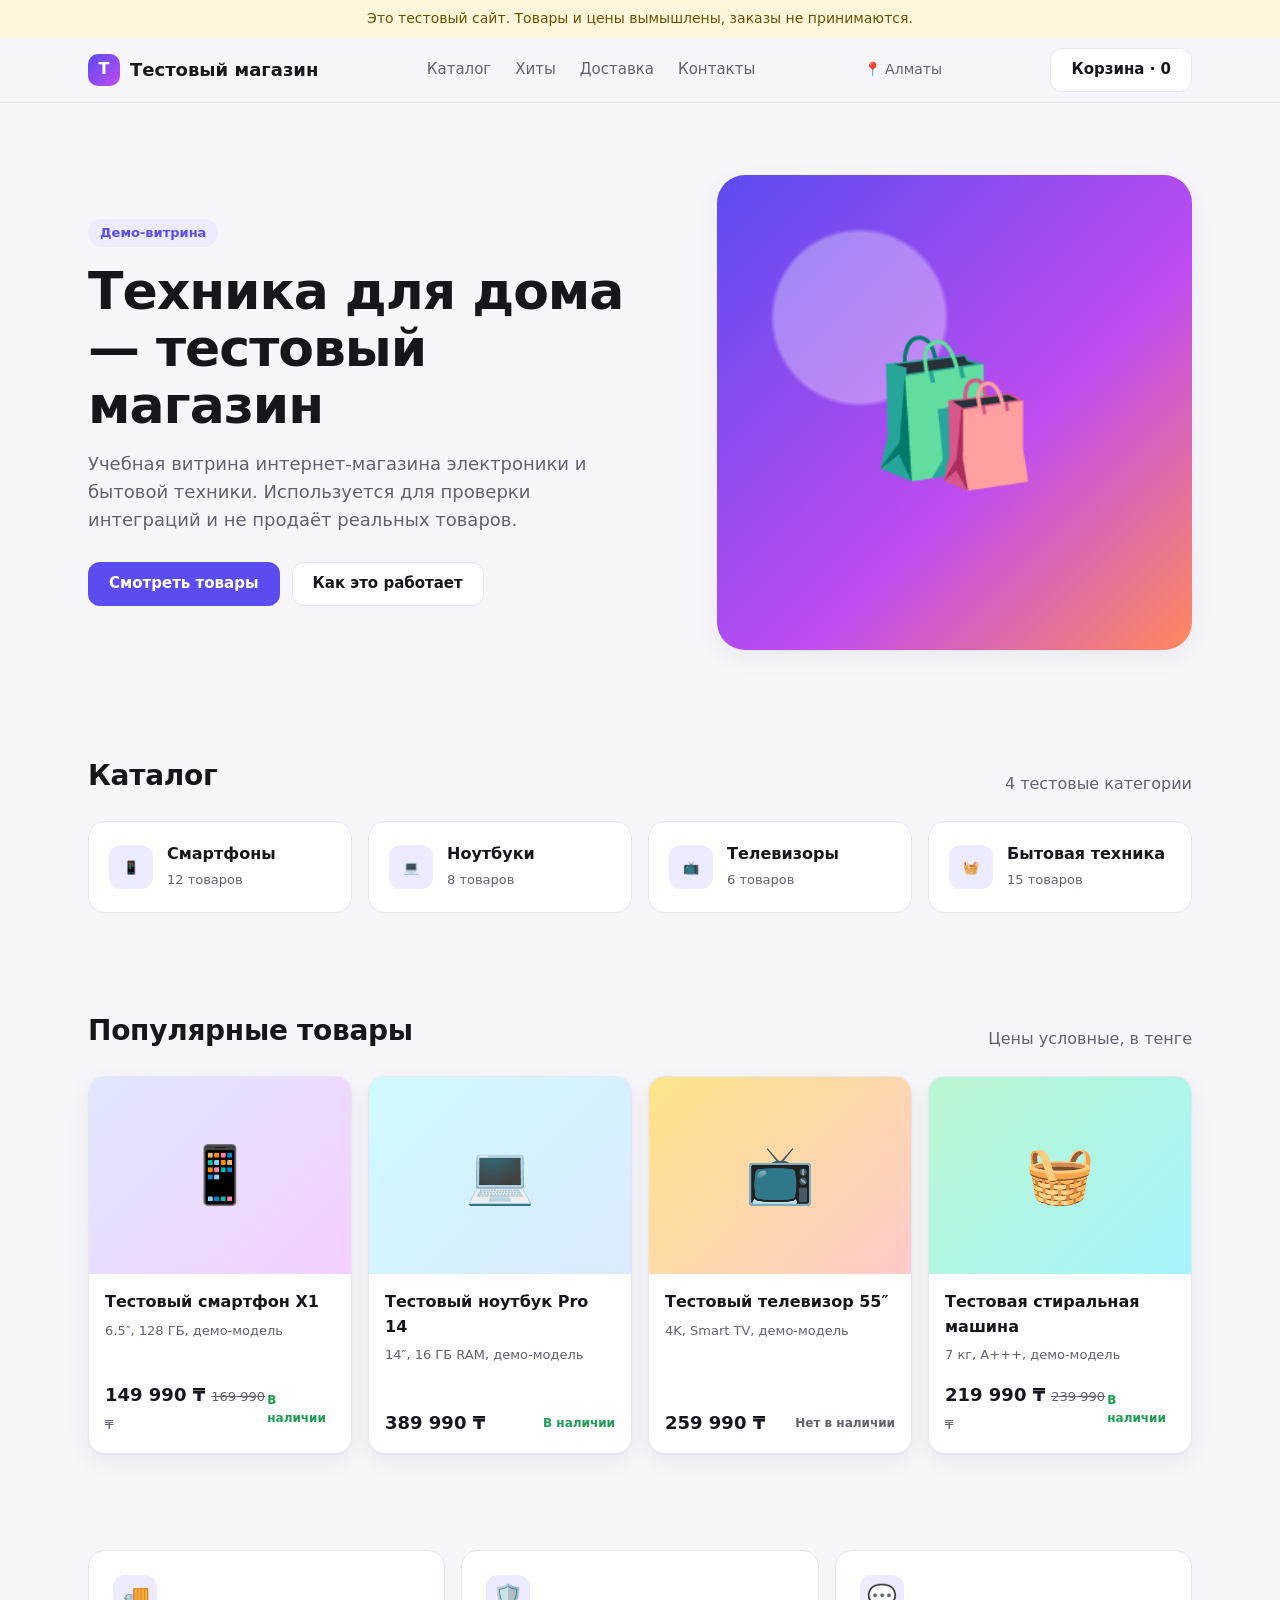
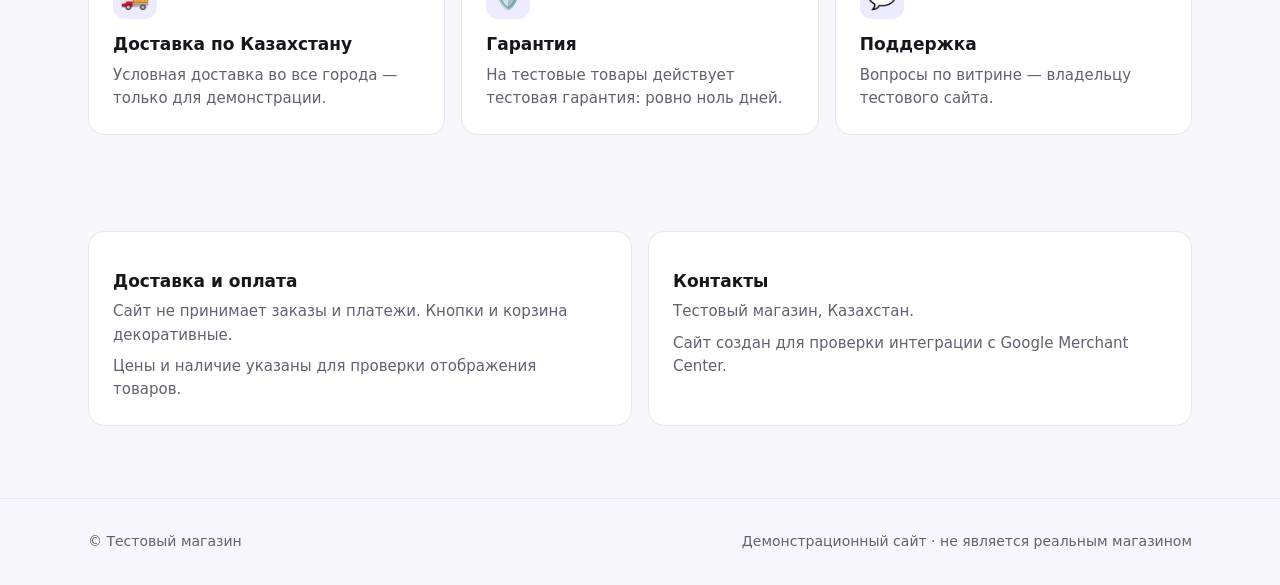
<file: index.html>
<!doctype html>
<html lang="ru">
  <head>
    <meta charset="utf-8" />
    <meta name="viewport" content="width=device-width, initial-scale=1" />
    <!-- Подтверждение сайта для Google Merchant Center — не удалять. -->
    <meta
      name="google-site-verification"
      content="uousNKx5xQj5pj7K4Xv6K40IuOJfJltBg_MSaaXKHCI"
    />
    <title>Тестовый магазин</title>
    <meta
      name="description"
      content="Тестовый онлайн-магазин электроники и техники для дома. Демонстрационный сайт, заказы не принимаются."
    />
    <meta name="robots" content="noindex" />
    <link rel="stylesheet" href="style.css" />
    <script src="/city.js"></script>
  </head>
  <body>
    <div class="notice">
      Это тестовый сайт. Товары и цены вымышлены, заказы не принимаются.
    </div>

    <header>
      <div class="wrap nav">
        <a class="logo" href="#"
          ><span class="logo-mark">Т</span>Тестовый магазин</a
        >
        <nav class="nav-links">
          <a href="#catalog">Каталог</a>
          <a href="#products">Хиты</a>
          <a href="#delivery">Доставка</a>
          <a href="#contacts">Контакты</a>
        </nav>
        <span class="city-pill">📍 <span data-city-name>Алматы</span></span>
        <a class="btn btn-ghost" href="#products">Корзина · 0</a>
      </div>
    </header>

    <main>
      <div class="wrap hero">
        <div>
          <span class="badge">Демо-витрина</span>
          <h1>Техника для дома — тестовый магазин</h1>
          <p class="lead">
            Учебная витрина интернет-магазина электроники и бытовой техники.
            Используется для проверки интеграций и не продаёт реальных товаров.
          </p>
          <div class="hero-actions">
            <a class="btn btn-primary" href="#products">Смотреть товары</a>
            <a class="btn btn-ghost" href="#delivery">Как это работает</a>
          </div>
        </div>
        <div class="hero-art" aria-hidden="true">🛍️</div>
      </div>

      <section id="catalog">
        <div class="wrap">
          <div class="section-head">
            <h2>Каталог</h2>
            <span class="muted">4 тестовые категории</span>
          </div>
          <div class="cats">
            <a class="cat" href="#products"
              ><span class="cat-icon">📱</span>
              <div><b>Смартфоны</b><span>12 товаров</span></div></a
            >
            <a class="cat" href="#products"
              ><span class="cat-icon">💻</span>
              <div><b>Ноутбуки</b><span>8 товаров</span></div></a
            >
            <a class="cat" href="#products"
              ><span class="cat-icon">📺</span>
              <div><b>Телевизоры</b><span>6 товаров</span></div></a
            >
            <a class="cat" href="#products"
              ><span class="cat-icon">🧺</span>
              <div><b>Бытовая техника</b><span>15 товаров</span></div></a
            >
          </div>
        </div>
      </section>

      <section id="products">
        <div class="wrap">
          <div class="section-head">
            <h2>Популярные товары</h2>
            <span class="muted">Цены условные, в тенге</span>
          </div>
          <div class="grid">
            <a class="card" href="/product/test-smartphone-x1/">
              <div
                class="card-img"
                style="background: linear-gradient(135deg, #e0e7ff, #f5d0fe)"
              >
                📱
              </div>
              <div class="card-body">
                <div class="card-title">Тестовый смартфон X1</div>
                <div class="card-meta">6.5″, 128 ГБ, демо-модель</div>
                <div class="card-foot">
                  <span class="price"
                    >149 990 ₸<span class="old">169 990 ₸</span></span
                  ><span class="stock">В наличии</span>
                </div>
              </div>
            </a>
            <a class="card" href="/product/test-laptop-pro-14/">
              <div
                class="card-img"
                style="background: linear-gradient(135deg, #cffafe, #dbeafe)"
              >
                💻
              </div>
              <div class="card-body">
                <div class="card-title">Тестовый ноутбук Pro 14</div>
                <div class="card-meta">14″, 16 ГБ RAM, демо-модель</div>
                <div class="card-foot">
                  <span class="price">389 990 ₸</span
                  ><span class="stock">В наличии</span>
                </div>
              </div>
            </a>
            <a class="card" href="/product/test-tv-55/">
              <div
                class="card-img"
                style="background: linear-gradient(135deg, #fde68a, #fecaca)"
              >
                📺
              </div>
              <div class="card-body">
                <div class="card-title">Тестовый телевизор 55″</div>
                <div class="card-meta">4K, Smart TV, демо-модель</div>
                <div class="card-foot">
                  <span class="price">259 990 ₸</span
                  ><span class="stock out">Нет в наличии</span>
                </div>
              </div>
            </a>
            <a class="card" href="/product/test-washing-machine/">
              <div
                class="card-img"
                style="background: linear-gradient(135deg, #bbf7d0, #a5f3fc)"
              >
                🧺
              </div>
              <div class="card-body">
                <div class="card-title">Тестовая стиральная машина</div>
                <div class="card-meta">7 кг, A+++, демо-модель</div>
                <div class="card-foot">
                  <span class="price"
                    >219 990 ₸<span class="old">239 990 ₸</span></span
                  ><span class="stock">В наличии</span>
                </div>
              </div>
            </a>
          </div>
        </div>
      </section>

      <section>
        <div class="wrap features">
          <div class="feature">
            <span class="cat-icon">🚚</span>
            <h3>Доставка по Казахстану</h3>
            <p>Условная доставка во все города — только для демонстрации.</p>
          </div>
          <div class="feature">
            <span class="cat-icon">🛡️</span>
            <h3>Гарантия</h3>
            <p>
              На тестовые товары действует тестовая гарантия: ровно ноль дней.
            </p>
          </div>
          <div class="feature">
            <span class="cat-icon">💬</span>
            <h3>Поддержка</h3>
            <p>Вопросы по витрине — владельцу тестового сайта.</p>
          </div>
        </div>
      </section>

      <section id="delivery">
        <div class="wrap info">
          <div class="feature">
            <h3>Доставка и оплата</h3>
            <p>
              Сайт не принимает заказы и платежи. Кнопки и корзина декоративные.
            </p>
            <p>Цены и наличие указаны для проверки отображения товаров.</p>
          </div>
          <div class="feature" id="contacts">
            <h3>Контакты</h3>
            <p>Тестовый магазин, Казахстан.</p>
            <p>Сайт создан для проверки интеграции с Google Merchant Center.</p>
          </div>
        </div>
      </section>
    </main>

    <footer>
      <div class="wrap foot">
        <span>© Тестовый магазин</span>
        <span>Демонстрационный сайт · не является реальным магазином</span>
      </div>
    </footer>
  </body>
</html>
</file>
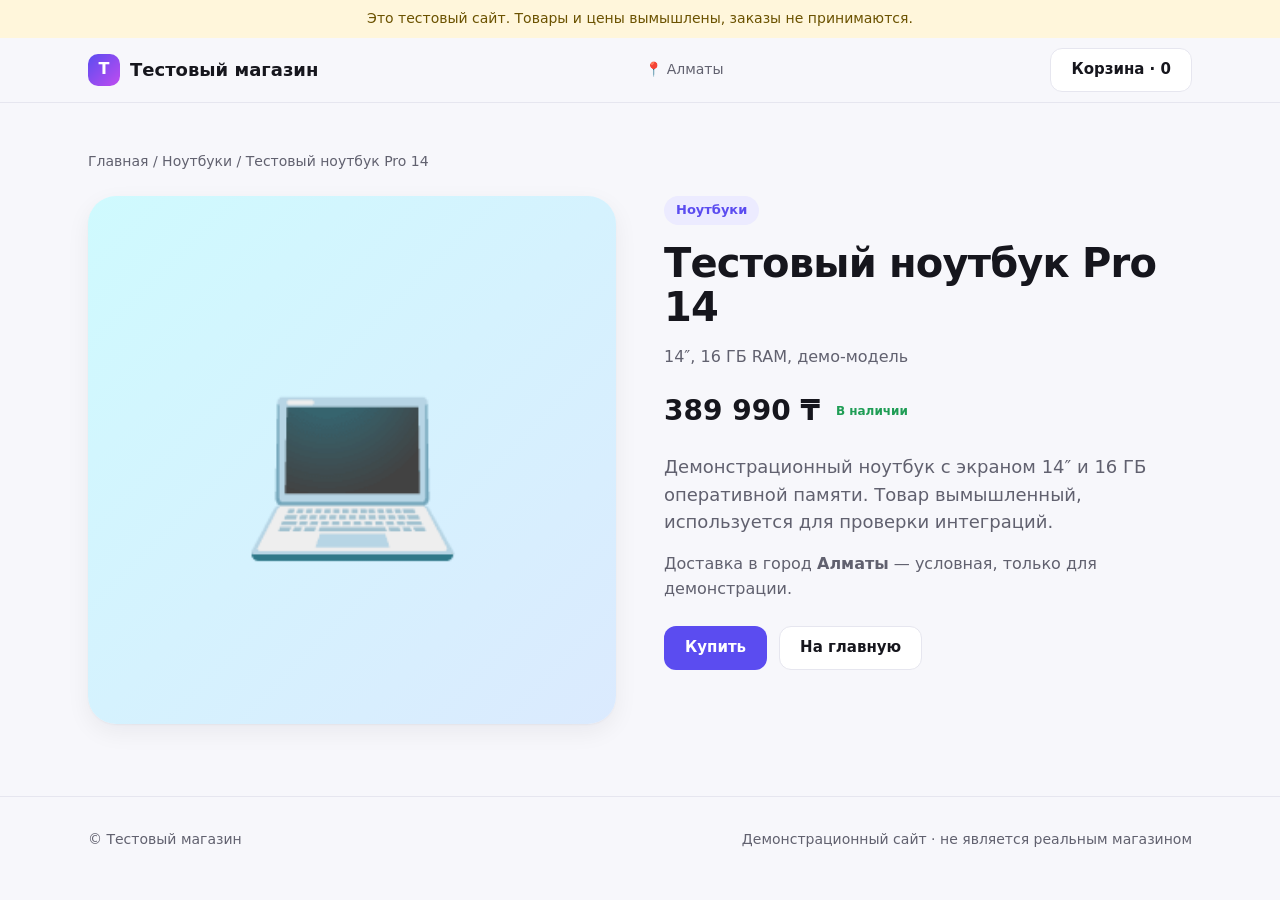
<file: product/test-laptop-pro-14/index.html>
<!doctype html>
<html lang="ru">
  <head>
    <meta charset="utf-8" />
    <meta name="viewport" content="width=device-width, initial-scale=1" />
    <title>Тестовый ноутбук Pro 14 — Тестовый магазин</title>
    <meta name="description" content="Демонстрационный ноутбук с экраном 14″ и 16 ГБ оперативной памяти. Товар вымышленный, используется для проверки интеграций." />
    <meta name="robots" content="noindex" />
    <link rel="canonical" href="https://ol-ilyassov.github.io/product/test-laptop-pro-14/" />
    <link rel="stylesheet" href="/style.css" />
    <script src="/city.js"></script>
    <script type="application/ld+json">
{
  "@context": "https://schema.org",
  "@type": "Product",
  "name": "Тестовый ноутбук Pro 14",
  "description": "Демонстрационный ноутбук с экраном 14″ и 16 ГБ оперативной памяти. Товар вымышленный, используется для проверки интеграций.",
  "sku": "test-laptop-pro-14",
  "category": "Ноутбуки",
  "url": "https://ol-ilyassov.github.io/product/test-laptop-pro-14/",
  "offers": {
    "@type": "Offer",
    "url": "https://ol-ilyassov.github.io/product/test-laptop-pro-14/",
    "priceCurrency": "KZT",
    "price": "389990",
    "availability": "https://schema.org/InStock",
    "itemCondition": "https://schema.org/NewCondition"
  }
}
    </script>
  </head>
  <body>
    <div class="notice">
      Это тестовый сайт. Товары и цены вымышлены, заказы не принимаются.
    </div>

    <header>
      <div class="wrap nav">
        <a class="logo" href="/"><span class="logo-mark">Т</span>Тестовый магазин</a>
        <span class="city-pill">📍 <span data-city-name>Алматы</span></span>
        <a class="btn btn-ghost" href="/#products">Корзина · 0</a>
      </div>
    </header>

    <main>
      <section>
        <div class="wrap">
          <nav class="crumbs muted">
            <a href="/">Главная</a> / <a href="/#catalog">Ноутбуки</a> / Тестовый ноутбук Pro 14
          </nav>
          <div class="product">
            <div class="product-img" style="background: linear-gradient(135deg, #cffafe, #dbeafe)">💻</div>
            <div class="product-info">
              <span class="badge">Ноутбуки</span>
              <h1>Тестовый ноутбук Pro 14</h1>
              <p class="muted">14″, 16 ГБ RAM, демо-модель</p>
              <div class="product-price">
                <span class="price">389 990 ₸</span><span class="stock">В наличии</span>
              </div>
              <p class="lead">Демонстрационный ноутбук с экраном 14″ и 16 ГБ оперативной памяти. Товар вымышленный, используется для проверки интеграций.</p>
              <p class="muted">Доставка в город <b data-city-name>Алматы</b> — условная, только для демонстрации.</p>
              <div class="hero-actions">
                <a class="btn btn-primary" href="/#products">Купить</a>
                <a class="btn btn-ghost" href="/">На главную</a>
              </div>
            </div>
          </div>
        </div>
      </section>
    </main>

    <footer>
      <div class="wrap foot">
        <span>© Тестовый магазин</span>
        <span>Демонстрационный сайт · не является реальным магазином</span>
      </div>
    </footer>
  </body>
</html>
</file>
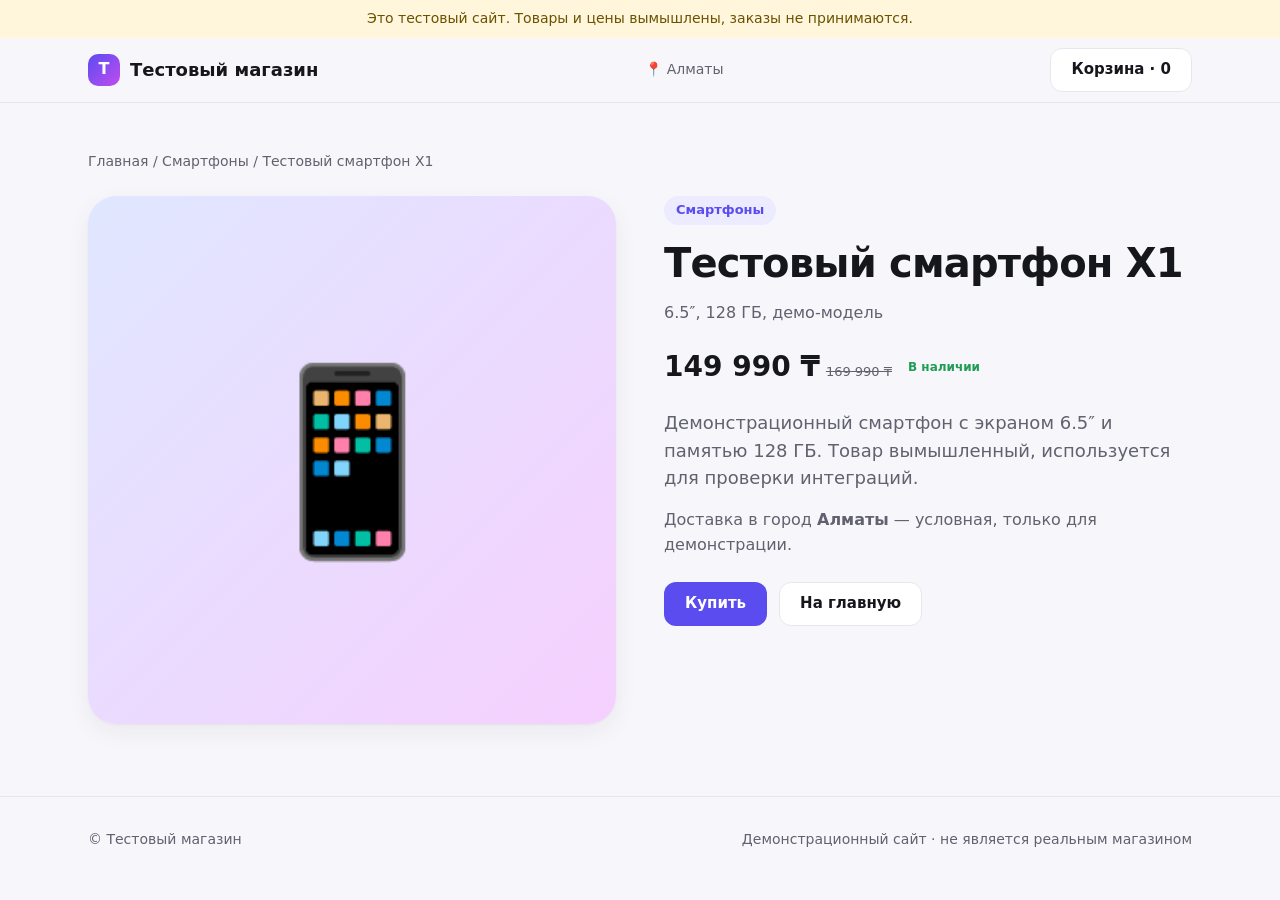
<file: product/test-smartphone-x1/index.html>
<!doctype html>
<html lang="ru">
  <head>
    <meta charset="utf-8" />
    <meta name="viewport" content="width=device-width, initial-scale=1" />
    <title>Тестовый смартфон X1 — Тестовый магазин</title>
    <meta name="description" content="Демонстрационный смартфон с экраном 6.5″ и памятью 128 ГБ. Товар вымышленный, используется для проверки интеграций." />
    <meta name="robots" content="noindex" />
    <link rel="canonical" href="https://ol-ilyassov.github.io/product/test-smartphone-x1/" />
    <link rel="stylesheet" href="/style.css" />
    <script src="/city.js"></script>
    <script type="application/ld+json">
{
  "@context": "https://schema.org",
  "@type": "Product",
  "name": "Тестовый смартфон X1",
  "description": "Демонстрационный смартфон с экраном 6.5″ и памятью 128 ГБ. Товар вымышленный, используется для проверки интеграций.",
  "sku": "test-smartphone-x1",
  "category": "Смартфоны",
  "url": "https://ol-ilyassov.github.io/product/test-smartphone-x1/",
  "offers": {
    "@type": "Offer",
    "url": "https://ol-ilyassov.github.io/product/test-smartphone-x1/",
    "priceCurrency": "KZT",
    "price": "149990",
    "availability": "https://schema.org/InStock",
    "itemCondition": "https://schema.org/NewCondition"
  }
}
    </script>
  </head>
  <body>
    <div class="notice">
      Это тестовый сайт. Товары и цены вымышлены, заказы не принимаются.
    </div>

    <header>
      <div class="wrap nav">
        <a class="logo" href="/"><span class="logo-mark">Т</span>Тестовый магазин</a>
        <span class="city-pill">📍 <span data-city-name>Алматы</span></span>
        <a class="btn btn-ghost" href="/#products">Корзина · 0</a>
      </div>
    </header>

    <main>
      <section>
        <div class="wrap">
          <nav class="crumbs muted">
            <a href="/">Главная</a> / <a href="/#catalog">Смартфоны</a> / Тестовый смартфон X1
          </nav>
          <div class="product">
            <div class="product-img" style="background: linear-gradient(135deg, #e0e7ff, #f5d0fe)">📱</div>
            <div class="product-info">
              <span class="badge">Смартфоны</span>
              <h1>Тестовый смартфон X1</h1>
              <p class="muted">6.5″, 128 ГБ, демо-модель</p>
              <div class="product-price">
                <span class="price">149 990 ₸<span class="old">169 990 ₸</span></span><span class="stock">В наличии</span>
              </div>
              <p class="lead">Демонстрационный смартфон с экраном 6.5″ и памятью 128 ГБ. Товар вымышленный, используется для проверки интеграций.</p>
              <p class="muted">Доставка в город <b data-city-name>Алматы</b> — условная, только для демонстрации.</p>
              <div class="hero-actions">
                <a class="btn btn-primary" href="/#products">Купить</a>
                <a class="btn btn-ghost" href="/">На главную</a>
              </div>
            </div>
          </div>
        </div>
      </section>
    </main>

    <footer>
      <div class="wrap foot">
        <span>© Тестовый магазин</span>
        <span>Демонстрационный сайт · не является реальным магазином</span>
      </div>
    </footer>
  </body>
</html>
</file>
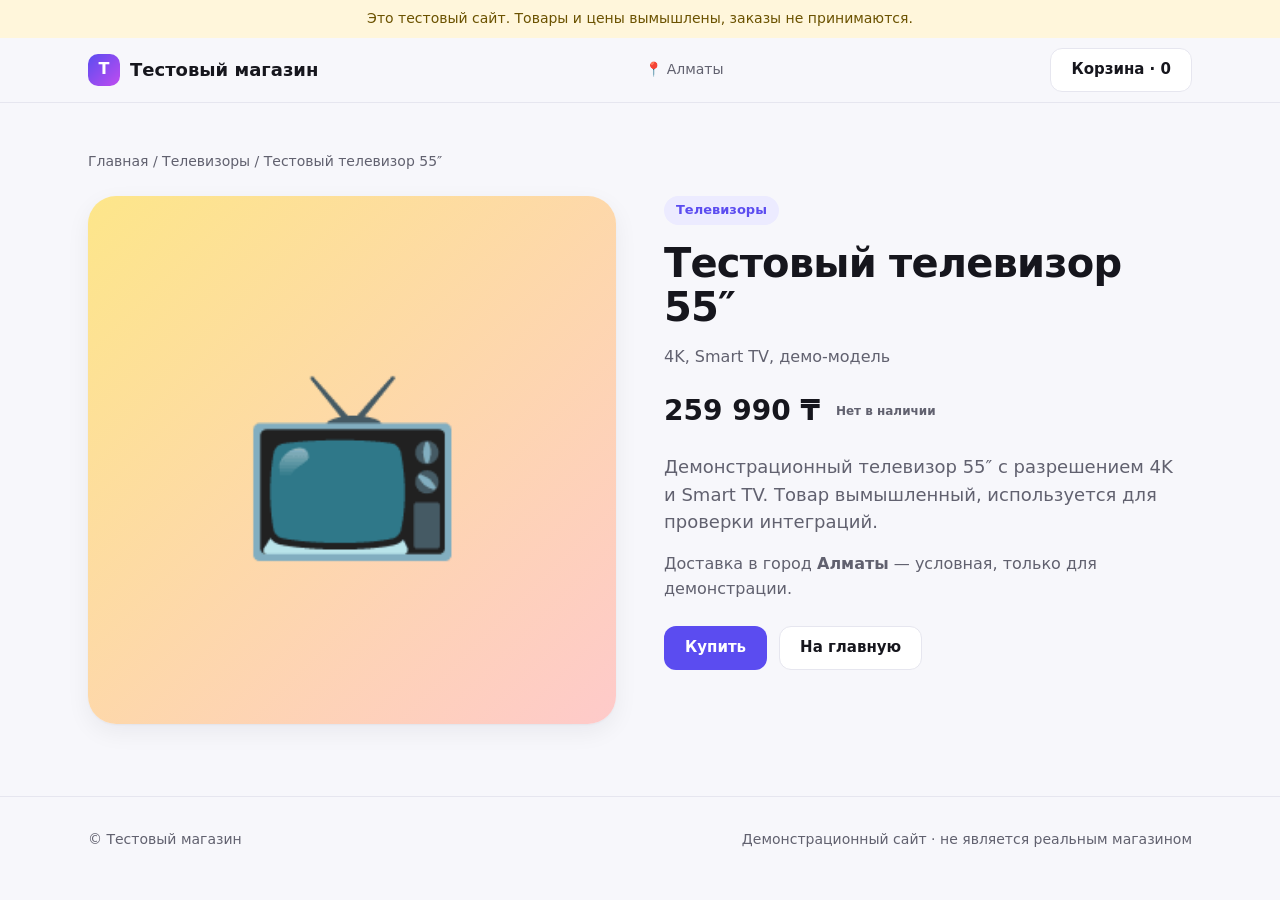
<file: product/test-tv-55/index.html>
<!doctype html>
<html lang="ru">
  <head>
    <meta charset="utf-8" />
    <meta name="viewport" content="width=device-width, initial-scale=1" />
    <title>Тестовый телевизор 55″ — Тестовый магазин</title>
    <meta name="description" content="Демонстрационный телевизор 55″ с разрешением 4K и Smart TV. Товар вымышленный, используется для проверки интеграций." />
    <meta name="robots" content="noindex" />
    <link rel="canonical" href="https://ol-ilyassov.github.io/product/test-tv-55/" />
    <link rel="stylesheet" href="/style.css" />
    <script src="/city.js"></script>
    <script type="application/ld+json">
{
  "@context": "https://schema.org",
  "@type": "Product",
  "name": "Тестовый телевизор 55″",
  "description": "Демонстрационный телевизор 55″ с разрешением 4K и Smart TV. Товар вымышленный, используется для проверки интеграций.",
  "sku": "test-tv-55",
  "category": "Телевизоры",
  "url": "https://ol-ilyassov.github.io/product/test-tv-55/",
  "offers": {
    "@type": "Offer",
    "url": "https://ol-ilyassov.github.io/product/test-tv-55/",
    "priceCurrency": "KZT",
    "price": "259990",
    "availability": "https://schema.org/OutOfStock",
    "itemCondition": "https://schema.org/NewCondition"
  }
}
    </script>
  </head>
  <body>
    <div class="notice">
      Это тестовый сайт. Товары и цены вымышлены, заказы не принимаются.
    </div>

    <header>
      <div class="wrap nav">
        <a class="logo" href="/"><span class="logo-mark">Т</span>Тестовый магазин</a>
        <span class="city-pill">📍 <span data-city-name>Алматы</span></span>
        <a class="btn btn-ghost" href="/#products">Корзина · 0</a>
      </div>
    </header>

    <main>
      <section>
        <div class="wrap">
          <nav class="crumbs muted">
            <a href="/">Главная</a> / <a href="/#catalog">Телевизоры</a> / Тестовый телевизор 55″
          </nav>
          <div class="product">
            <div class="product-img" style="background: linear-gradient(135deg, #fde68a, #fecaca)">📺</div>
            <div class="product-info">
              <span class="badge">Телевизоры</span>
              <h1>Тестовый телевизор 55″</h1>
              <p class="muted">4K, Smart TV, демо-модель</p>
              <div class="product-price">
                <span class="price">259 990 ₸</span><span class="stock out">Нет в наличии</span>
              </div>
              <p class="lead">Демонстрационный телевизор 55″ с разрешением 4K и Smart TV. Товар вымышленный, используется для проверки интеграций.</p>
              <p class="muted">Доставка в город <b data-city-name>Алматы</b> — условная, только для демонстрации.</p>
              <div class="hero-actions">
                <a class="btn btn-primary" href="/#products">Купить</a>
                <a class="btn btn-ghost" href="/">На главную</a>
              </div>
            </div>
          </div>
        </div>
      </section>
    </main>

    <footer>
      <div class="wrap foot">
        <span>© Тестовый магазин</span>
        <span>Демонстрационный сайт · не является реальным магазином</span>
      </div>
    </footer>
  </body>
</html>
</file>
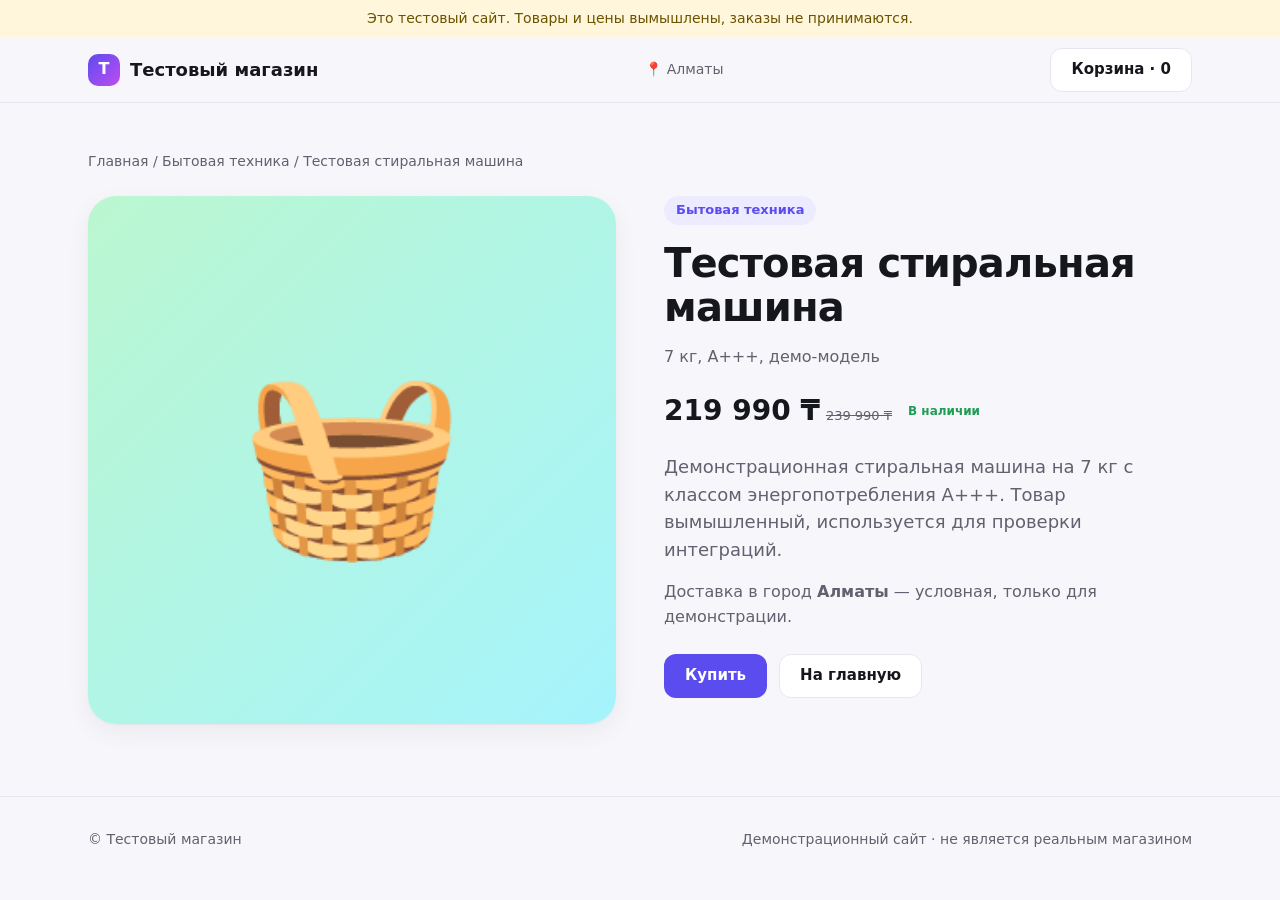
<file: product/test-washing-machine/index.html>
<!doctype html>
<html lang="ru">
  <head>
    <meta charset="utf-8" />
    <meta name="viewport" content="width=device-width, initial-scale=1" />
    <title>Тестовая стиральная машина — Тестовый магазин</title>
    <meta name="description" content="Демонстрационная стиральная машина на 7 кг с классом энергопотребления A+++. Товар вымышленный, используется для проверки интеграций." />
    <meta name="robots" content="noindex" />
    <link rel="canonical" href="https://ol-ilyassov.github.io/product/test-washing-machine/" />
    <link rel="stylesheet" href="/style.css" />
    <script src="/city.js"></script>
    <script type="application/ld+json">
{
  "@context": "https://schema.org",
  "@type": "Product",
  "name": "Тестовая стиральная машина",
  "description": "Демонстрационная стиральная машина на 7 кг с классом энергопотребления A+++. Товар вымышленный, используется для проверки интеграций.",
  "sku": "test-washing-machine",
  "category": "Бытовая техника",
  "url": "https://ol-ilyassov.github.io/product/test-washing-machine/",
  "offers": {
    "@type": "Offer",
    "url": "https://ol-ilyassov.github.io/product/test-washing-machine/",
    "priceCurrency": "KZT",
    "price": "219990",
    "availability": "https://schema.org/InStock",
    "itemCondition": "https://schema.org/NewCondition"
  }
}
    </script>
  </head>
  <body>
    <div class="notice">
      Это тестовый сайт. Товары и цены вымышлены, заказы не принимаются.
    </div>

    <header>
      <div class="wrap nav">
        <a class="logo" href="/"><span class="logo-mark">Т</span>Тестовый магазин</a>
        <span class="city-pill">📍 <span data-city-name>Алматы</span></span>
        <a class="btn btn-ghost" href="/#products">Корзина · 0</a>
      </div>
    </header>

    <main>
      <section>
        <div class="wrap">
          <nav class="crumbs muted">
            <a href="/">Главная</a> / <a href="/#catalog">Бытовая техника</a> / Тестовая стиральная машина
          </nav>
          <div class="product">
            <div class="product-img" style="background: linear-gradient(135deg, #bbf7d0, #a5f3fc)">🧺</div>
            <div class="product-info">
              <span class="badge">Бытовая техника</span>
              <h1>Тестовая стиральная машина</h1>
              <p class="muted">7 кг, A+++, демо-модель</p>
              <div class="product-price">
                <span class="price">219 990 ₸<span class="old">239 990 ₸</span></span><span class="stock">В наличии</span>
              </div>
              <p class="lead">Демонстрационная стиральная машина на 7 кг с классом энергопотребления A+++. Товар вымышленный, используется для проверки интеграций.</p>
              <p class="muted">Доставка в город <b data-city-name>Алматы</b> — условная, только для демонстрации.</p>
              <div class="hero-actions">
                <a class="btn btn-primary" href="/#products">Купить</a>
                <a class="btn btn-ghost" href="/">На главную</a>
              </div>
            </div>
          </div>
        </div>
      </section>
    </main>

    <footer>
      <div class="wrap foot">
        <span>© Тестовый магазин</span>
        <span>Демонстрационный сайт · не является реальным магазином</span>
      </div>
    </footer>
  </body>
</html>
</file>
<file: style.css>
:root {
  --bg: #f7f7fb;
  --surface: #ffffff;
  --text: #16161d;
  --muted: #61616f;
  --line: #e6e6ef;
  --accent: #5b4cf0;
  --accent-soft: #ecebff;
  --warn-bg: #fff6db;
  --warn-text: #6b5200;
  --radius: 16px;
  --shadow:
    0 1px 2px rgba(20, 20, 40, 0.04), 0 8px 24px rgba(20, 20, 40, 0.06);
}
@media (prefers-color-scheme: dark) {
  :root {
    --bg: #0f0f14;
    --surface: #181820;
    --text: #ececf3;
    --muted: #a0a0b2;
    --line: #2a2a36;
    --accent: #8b80ff;
    --accent-soft: #24223d;
    --warn-bg: #2d2610;
    --warn-text: #f1d77a;
    --shadow:
      0 1px 2px rgba(0, 0, 0, 0.3), 0 8px 24px rgba(0, 0, 0, 0.25);
  }
}
* {
  box-sizing: border-box;
}
html {
  scroll-behavior: smooth;
}
body {
  margin: 0;
  background: var(--bg);
  color: var(--text);
  font:
    16px/1.55 system-ui,
    -apple-system,
    "Segoe UI",
    Roboto,
    "Helvetica Neue",
    Arial,
    sans-serif;
}
a {
  color: inherit;
  text-decoration: none;
}
.wrap {
  max-width: 1200px;
  margin: 0 auto;
  padding-inline: clamp(20px, 5vw, 48px);
}

.notice {
  background: var(--warn-bg);
  color: var(--warn-text);
  text-align: center;
  font-size: 14px;
  padding: 8px 16px;
}

header {
  position: sticky;
  top: 0;
  z-index: 10;
  background: color-mix(in srgb, var(--bg) 85%, transparent);
  backdrop-filter: blur(10px);
  border-bottom: 1px solid var(--line);
}
.nav {
  display: flex;
  align-items: center;
  justify-content: space-between;
  height: 64px;
  gap: 16px;
}
.logo {
  white-space: nowrap;
  display: flex;
  align-items: center;
  gap: 10px;
  font-weight: 700;
  font-size: 18px;
}
.logo-mark {
  width: 32px;
  height: 32px;
  border-radius: 10px;
  background: linear-gradient(135deg, var(--accent), #c04cf0);
  display: grid;
  place-items: center;
  color: #fff;
  font-size: 16px;
}
.nav-links {
  display: flex;
  gap: 24px;
  color: var(--muted);
  font-size: 15px;
}
.nav-links a:hover {
  color: var(--text);
}

.btn {
  white-space: nowrap;
  display: inline-flex;
  align-items: center;
  justify-content: center;
  height: 44px;
  padding: 0 20px;
  border-radius: 12px;
  font-weight: 600;
  font-size: 15px;
  border: 1px solid transparent;
  cursor: pointer;
}
.btn-primary {
  background: var(--accent);
  color: #fff;
}
.btn-primary:hover {
  filter: brightness(1.08);
}
.btn-ghost {
  border-color: var(--line);
  background: var(--surface);
}
.btn-ghost:hover {
  border-color: var(--accent);
}

.hero {
  padding-top: 72px;
  padding-bottom: 56px;
  display: grid;
  grid-template-columns: 1.1fr 0.9fr;
  gap: 48px;
  align-items: center;
}
.badge {
  display: inline-block;
  padding: 4px 12px;
  border-radius: 999px;
  background: var(--accent-soft);
  color: var(--accent);
  font-size: 13px;
  font-weight: 600;
}
h1 {
  font-size: clamp(32px, 5vw, 52px);
  line-height: 1.1;
  margin: 16px 0;
  letter-spacing: -0.02em;
}
.lead {
  color: var(--muted);
  font-size: 18px;
  max-width: 520px;
  margin: 0 0 28px;
}
.hero-actions {
  display: flex;
  gap: 12px;
  flex-wrap: wrap;
}
.hero-art {
  aspect-ratio: 1 / 1;
  border-radius: 28px;
  background:
    radial-gradient(circle at 30% 30%, #ffffff55 0 18%, transparent 19%),
    linear-gradient(135deg, var(--accent), #c04cf0 60%, #ff8a5c);
  box-shadow: var(--shadow);
  display: grid;
  place-items: center;
  font-size: clamp(72px, 14vw, 140px);
}

section {
  padding: 48px 0;
}
.section-head {
  display: flex;
  justify-content: space-between;
  align-items: end;
  gap: 16px;
  margin-bottom: 24px;
}
h2 {
  font-size: 28px;
  margin: 0;
  letter-spacing: -0.01em;
}
.muted {
  color: var(--muted);
}

.cats {
  display: grid;
  grid-template-columns: repeat(4, 1fr);
  gap: 16px;
}
.cat {
  background: var(--surface);
  border: 1px solid var(--line);
  border-radius: var(--radius);
  padding: 20px;
  display: flex;
  align-items: center;
  gap: 14px;
  transition: border-color 0.15s;
}
.cat:hover {
  border-color: var(--accent);
}
.cat-icon {
  flex: none;
  width: 44px;
  height: 44px;
  border-radius: 12px;
  background: var(--accent-soft);
  display: grid;
  place-items: center;
  font-size: 24px;
  line-height: 1;
}
.cat b {
  display: block;
}
.cat span {
  font-size: 13px;
  color: var(--muted);
}

.grid {
  display: grid;
  grid-template-columns: repeat(4, 1fr);
  gap: 16px;
}
.card {
  background: var(--surface);
  border: 1px solid var(--line);
  border-radius: var(--radius);
  overflow: hidden;
  display: flex;
  flex-direction: column;
  box-shadow: var(--shadow);
}
.card-img {
  aspect-ratio: 4 / 3;
  display: grid;
  place-items: center;
  font-size: 56px;
}
.card-body {
  padding: 16px;
  display: flex;
  flex-direction: column;
  gap: 6px;
  flex: 1;
}
.card-title {
  font-weight: 600;
}
.card-meta {
  font-size: 13px;
  color: var(--muted);
}
.card-foot {
  display: flex;
  align-items: center;
  justify-content: space-between;
  margin-top: auto;
  padding-top: 10px;
}
.price {
  font-weight: 700;
  font-size: 18px;
}
.old {
  color: var(--muted);
  text-decoration: line-through;
  font-size: 13px;
  margin-left: 6px;
  font-weight: 400;
}
.stock {
  font-size: 12px;
  color: #1f9d55;
  font-weight: 600;
}
.stock.out {
  color: var(--muted);
}

.features {
  display: grid;
  grid-template-columns: repeat(3, 1fr);
  gap: 16px;
}
.feature {
  background: var(--surface);
  border: 1px solid var(--line);
  border-radius: var(--radius);
  padding: 24px;
}
.feature h3 {
  margin: 12px 0 6px;
  font-size: 17px;
}
.feature p {
  margin: 0;
  color: var(--muted);
  font-size: 15px;
}

.info {
  display: grid;
  grid-template-columns: repeat(2, 1fr);
  gap: 16px;
}
.info .feature p + p {
  margin-top: 8px;
}

footer {
  border-top: 1px solid var(--line);
  padding: 32px 0;
  margin-top: 24px;
  color: var(--muted);
  font-size: 14px;
}
.foot {
  display: flex;
  justify-content: space-between;
  gap: 16px;
  flex-wrap: wrap;
}

@media (max-width: 900px) {
  .hero {
    grid-template-columns: 1fr;
    padding-top: 40px;
    padding-bottom: 32px;
    gap: 32px;
  }
  .hero-art {
    max-width: 360px;
    width: 100%;
    justify-self: center;
  }
  .cats,
  .grid {
    grid-template-columns: repeat(2, 1fr);
  }
  .features {
    grid-template-columns: 1fr;
  }
  .info {
    grid-template-columns: 1fr;
  }
  .nav-links {
    display: none;
  }
}
@media (max-width: 480px) {
  .cats,
  .grid {
    grid-template-columns: 1fr;
  }
  .hero-art {
    max-width: 260px;
  }
  .nav .btn {
    height: 38px;
    padding: 0 14px;
    font-size: 14px;
  }
  .section-head {
    flex-direction: column;
    align-items: start;
  }
}
  
/* Страница товара */
.city-pill {
  font-size: 14px;
  color: var(--muted);
  white-space: nowrap;
}
.crumbs {
  font-size: 14px;
  margin-bottom: 24px;
}
.crumbs a:hover {
  color: var(--text);
}
.product {
  display: grid;
  grid-template-columns: 1fr 1fr;
  gap: 48px;
  align-items: start;
}
.product-img {
  aspect-ratio: 1 / 1;
  border-radius: 28px;
  box-shadow: var(--shadow);
  display: grid;
  place-items: center;
  font-size: clamp(96px, 16vw, 180px);
}
.product-info h1 {
  font-size: clamp(28px, 4vw, 40px);
}
.product-price {
  display: flex;
  align-items: center;
  gap: 16px;
  margin: 20px 0;
}
.product-price .price {
  font-size: 28px;
}
.product-info .lead {
  margin-bottom: 12px;
}
.product-info .hero-actions {
  margin-top: 24px;
}
a.card:hover {
  border-color: var(--accent);
}
@media (max-width: 900px) {
  .product {
    grid-template-columns: 1fr;
    gap: 28px;
  }
  .product-img {
    max-width: 420px;
    width: 100%;
  }
}
</file>
